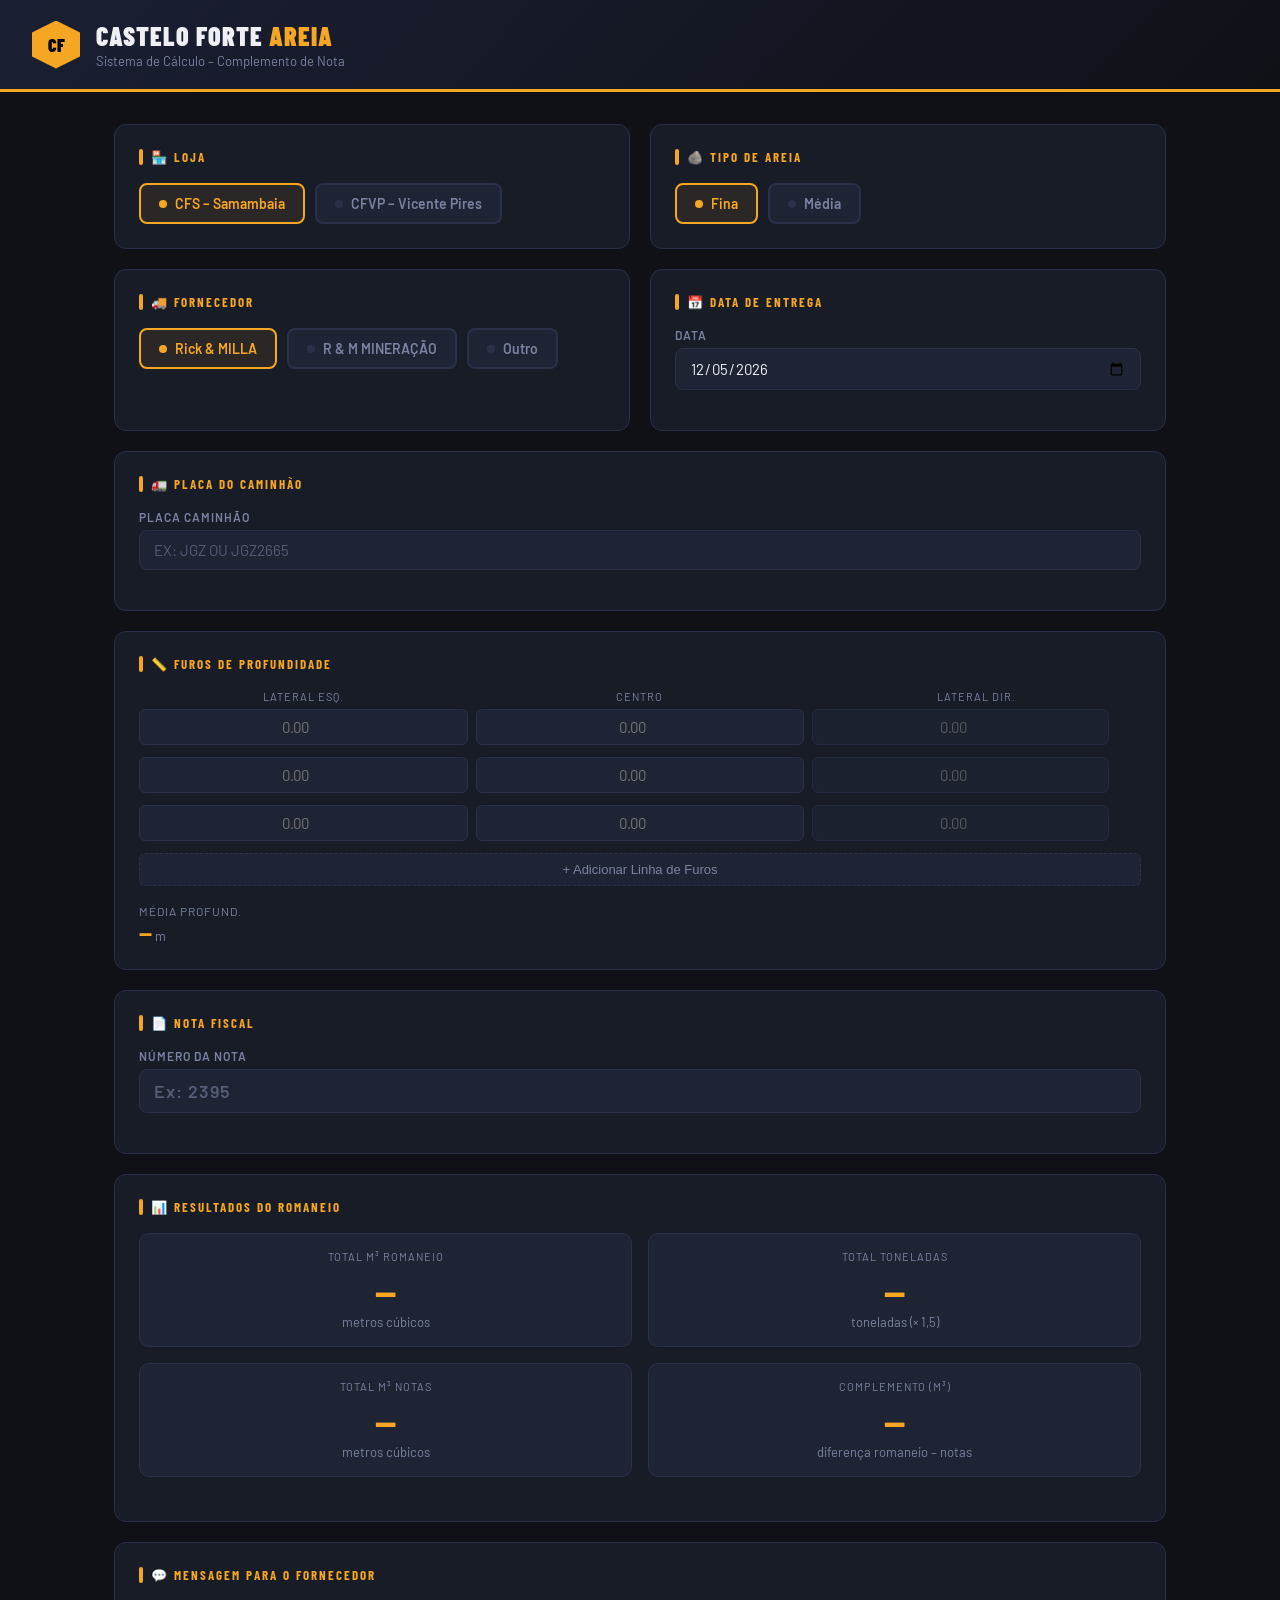
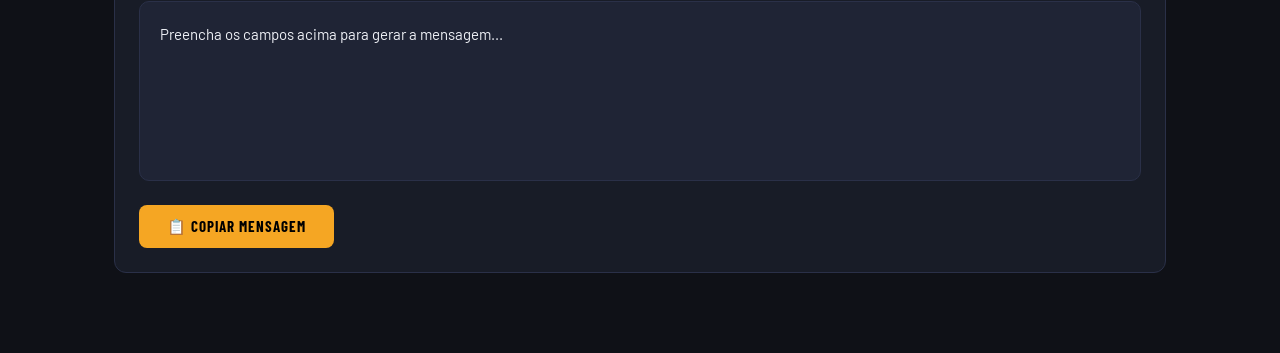
<file: index.html>
<!DOCTYPE html>
<html lang="pt-BR">
<head>
<meta charset="UTF-8">
<meta name="viewport" content="width=device-width, initial-scale=1.0">
<title>Castelo Forte – Complemento de Areia</title>
<link href="https://fonts.googleapis.com/css2?family=Barlow+Condensed:wght@400;600;700;900&family=Barlow:wght@300;400;500;600&display=swap" rel="stylesheet">
<link rel="stylesheet" href="styles.css">
</head>
<body>

<header>
  <div class="logo-mark">CF</div>
  <div>
    <h1>Castelo Forte <span>Areia</span></h1>
    <p>Sistema de Cálculo – Complemento de Nota</p>
  </div>
</header>

<div class="container">

  <!-- LINHA 1: LOJA + TIPO DE AREIA -->
  <div class="grid-2">
    <div class="card">
      <div class="card-title">🏪 Loja</div>
      <div class="option-group" id="loja-group">
        <label class="option-label"><input type="radio" name="loja" value="Castelo Forte SAMAMBAIA" checked>
          <div class="option-btn"><span class="dot"></span>CFS – Samambaia</div></label>
        <label class="option-label"><input type="radio" name="loja" value="Castelo Forte VICENTE PIRES">
          <div class="option-btn"><span class="dot"></span>CFVP – Vicente Pires</div></label>
      </div>
    </div>
    <div class="card">
      <div class="card-title">🪨 Tipo de Areia</div>
      <div class="option-group" id="areia-group">
        <label class="option-label"><input type="radio" name="areia" value="FINA" checked>
          <div class="option-btn"><span class="dot"></span>Fina</div></label>
        <label class="option-label"><input type="radio" name="areia" value="MEDIA">
          <div class="option-btn"><span class="dot"></span>Média</div></label>
      </div>
    </div>
  </div>

  <!-- LINHA 2: FORNECEDOR + DATA -->
  <div class="grid-2">
    <div class="card">
      <div class="card-title">🚚 Fornecedor</div>
      <div class="option-group" id="forn-group">
        <label class="option-label"><input type="radio" name="fornecedor" value="Rick & MILLA" checked>
          <div class="option-btn"><span class="dot"></span>Rick &amp; MILLA</div></label>
        <label class="option-label"><input type="radio" name="fornecedor" value="R & M MINERAÇÃO">
          <div class="option-btn"><span class="dot"></span>R &amp; M MINERAÇÃO</div></label>
        <label class="option-label"><input type="radio" name="fornecedor" value="outro">
          <div class="option-btn"><span class="dot"></span>Outro</div></label>
      </div>
      <div class="forn-other" id="forn-other-wrap">
        <div class="field">
          <label>Nome do Fornecedor</label>
          <input type="text" id="forn-outro-val" placeholder="Digite o nome...">
        </div>
      </div>
    </div>
    <div class="card">
      <div class="card-title">📅 Data de Entrega</div>
      <div class="field">
        <label>Data</label>
        <input type="date" id="data-entrega">
      </div>
    </div>
  </div>

  <!-- PLACA DO CAMINHÃO -->
  <div class="card">
    <div class="card-title">🚛 Placa do Caminhão</div>
    <div class="field">
      <label>Placa Caminhão</label>
      <div class="placa-search-wrap">
        <input type="text" id="placa-input" placeholder="Ex: JGZ ou JGZ2665" oninput="searchPlaca(this.value)" onkeydown="placaKeyDown(event)" autocomplete="off" style="text-transform:uppercase">
        <div class="placa-dropdown" id="placa-dropdown"></div>
      </div>
    </div>
    <div class="placa-result" id="placa-result">
      <strong id="placa-nome"></strong>
      <div class="placa-info">
        <span id="placa-transp-wrap">Transportadora: <b id="placa-transp"></b></span>
      </div>
    </div>
    <div class="placa-notfound" id="placa-notfound">Placa não encontrada no banco de dados.</div>
    <!-- Hidden inputs mantidos para compatibilidade com calcular() -->
    <input type="hidden" id="largura">
    <input type="hidden" id="comprimento">
    <input type="hidden" id="pistao-toggle" value="0">
    <input type="hidden" id="pistao-val" value="0">
  </div>

  <!-- FUROS DE PROFUNDIDADE -->
  <div class="card">
    <div class="card-title">📏 Furos de Profundidade</div>
    <div class="furos-label-row">
      <span>Lateral Esq.</span><span>Centro</span><span>Lateral Dir.</span>
    </div>
    <div id="furos-container"></div>
    <button class="btn-add-furo" onclick="addFuroRow()">+ Adicionar Linha de Furos</button>
    <div style="margin-top:14px; display:flex; gap:32px; flex-wrap:wrap;">
      <div><span style="font-size:12px;color:var(--muted);text-transform:uppercase;letter-spacing:1px;">Média Profund.</span><br>
        <span id="media-prof" style="font-size:22px;font-family:'Barlow Condensed',sans-serif;font-weight:700;color:var(--accent)">—</span><span style="color:var(--muted);font-size:13px;"> m</span></div>
    </div>
  </div>

  <!-- NÚMERO DA NOTA -->
  <div class="card">
    <div class="card-title">📄 Nota Fiscal</div>
    <div class="field">
      <label>Número da Nota</label>
      <input type="text" id="nota-numero" placeholder="Ex: 2395" oninput="gerarMensagem()" style="font-size:18px;font-weight:600;letter-spacing:1px;">
    </div>
  </div>

  <!-- RESULTADOS -->
  <div class="card">
    <div class="card-title">📊 Resultados do Romaneio</div>
    <div class="results-grid">
      <div class="result-box">
        <div class="label">Total M³ Romaneio</div>
        <div class="val" id="res-m3">—</div>
        <div class="unit">metros cúbicos</div>
      </div>
      <div class="result-box">
        <div class="label">Total Toneladas</div>
        <div class="val" id="res-ton">—</div>
        <div class="unit">toneladas (× 1,5)</div>
      </div>
      <div class="result-box">
        <div class="label">Total M³ Notas</div>
        <div class="val" id="res-m3-notas">—</div>
        <div class="unit">metros cúbicos</div>
      </div>
      <div class="result-box">
        <div class="label">Complemento (M³)</div>
        <div class="val" id="res-complemento">—</div>
        <div class="unit">diferença romaneio – notas</div>
      </div>
    </div>
  </div>

  <!-- MENSAGEM GERADA -->
  <div class="card">
    <div class="card-title">💬 Mensagem para o Fornecedor</div>
    <div class="message-box" id="mensagem-box">Preencha os campos acima para gerar a mensagem...</div>
    <div style="display:flex;align-items:center;flex-wrap:wrap;gap:8px;margin-top:12px;">
      <button class="btn-copy" onclick="copyMsg()">📋 Copiar Mensagem</button>
      <span class="copied-badge" id="copied-badge">Copiado!</span>
    </div>
  </div>

</div><!-- /container -->

<script src="script.js"></script>
</body>
</html>
</file>
<file: styles.css>
:root {
  --bg: #0f1117;
  --surface: #181c27;
  --surface2: #1f2435;
  --border: #2a3048;
  --accent: #f5a623;
  --accent2: #e8833a;
  --text: #eef0f6;
  --muted: #7a82a0;
  --green: #3dd68c;
  --red: #f25c5c;
  --blue: #4a9eff;
}
* { box-sizing: border-box; margin: 0; padding: 0; }
body {
  background: var(--bg);
  color: var(--text);
  font-family: 'Barlow', sans-serif;
  min-height: 100vh;
  padding: 0 0 60px;
}

/* HEADER */
header {
  background: linear-gradient(135deg, #1a1f33 0%, #0f1117 100%);
  border-bottom: 3px solid var(--accent);
  padding: 20px 32px;
  display: flex; align-items: center; gap: 16px;
}
.logo-mark {
  width: 48px; height: 48px;
  background: var(--accent);
  clip-path: polygon(50% 0%, 100% 25%, 100% 75%, 50% 100%, 0% 75%, 0% 25%);
  display: flex; align-items: center; justify-content: center;
  font-family: 'Barlow Condensed', sans-serif;
  font-weight: 900; font-size: 18px; color: #000;
  flex-shrink: 0;
}
header h1 {
  font-family: 'Barlow Condensed', sans-serif;
  font-size: 26px; font-weight: 900; letter-spacing: 1px;
  text-transform: uppercase;
  color: var(--text);
}
header h1 span { color: var(--accent); }
header p { color: var(--muted); font-size: 13px; margin-top: 2px; }

/* LAYOUT */
.container { max-width: 1100px; margin: 0 auto; padding: 32px 24px 0; }
.grid-2 { display: grid; grid-template-columns: 1fr 1fr; gap: 20px; }
@media (max-width: 700px) { .grid-2 { grid-template-columns: 1fr; } }

/* CARDS */
.card {
  background: var(--surface);
  border: 1px solid var(--border);
  border-radius: 12px;
  padding: 24px;
  margin-bottom: 20px;
}
.card-title {
  font-family: 'Barlow Condensed', sans-serif;
  font-size: 13px; font-weight: 700;
  text-transform: uppercase; letter-spacing: 2px;
  color: var(--accent); margin-bottom: 18px;
  display: flex; align-items: center; gap: 8px;
}
.card-title::before {
  content: '';
  display: block; width: 4px; height: 16px;
  background: var(--accent); border-radius: 2px;
}

/* CHECKBOXES / RADIO CARDS */
.option-group { display: flex; flex-wrap: wrap; gap: 10px; }
.option-label {
  cursor: pointer; user-select: none;
}
.option-label input { display: none; }
.option-btn {
  display: flex; align-items: center; gap: 8px;
  padding: 10px 18px;
  background: var(--surface2);
  border: 2px solid var(--border);
  border-radius: 8px;
  font-size: 14px; font-weight: 600;
  color: var(--muted);
  transition: all 0.18s;
}
.option-label input:checked + .option-btn {
  border-color: var(--accent);
  color: var(--accent);
  background: rgba(245,166,35,0.08);
}
.option-btn .dot {
  width: 8px; height: 8px; border-radius: 50%;
  background: var(--border);
  transition: background 0.18s;
}
.option-label input:checked + .option-btn .dot { background: var(--accent); }
.option-label:hover .option-btn { border-color: var(--accent); color: var(--text); }

/* INPUTS */
.field { margin-bottom: 16px; }
.field label {
  display: block; font-size: 12px; font-weight: 600;
  text-transform: uppercase; letter-spacing: 1px;
  color: var(--muted); margin-bottom: 6px;
}
.field input, .field select {
  width: 100%;
  background: var(--surface2);
  border: 1px solid var(--border);
  border-radius: 8px;
  color: var(--text);
  font-family: 'Barlow', sans-serif;
  font-size: 15px;
  padding: 10px 14px;
  outline: none;
  transition: border-color 0.18s;
}
.field input:focus, .field select:focus { border-color: var(--accent); }
.field input::placeholder { color: var(--muted); opacity: 0.6; }
.field select option { background: var(--surface2); }

/* PLACA SEARCH */
.placa-search-wrap { position: relative; }
.placa-dropdown {
  display: none;
  position: absolute;
  top: calc(100% + 4px);
  left: 0; right: 0;
  background: var(--surface2);
  border: 1px solid var(--accent);
  border-radius: 8px;
  z-index: 100;
  max-height: 220px;
  overflow-y: auto;
  box-shadow: 0 8px 24px rgba(0,0,0,0.4);
}
.placa-dropdown.show { display: block; }
.placa-option {
  padding: 10px 14px;
  cursor: pointer;
  font-size: 14px;
  border-bottom: 1px solid var(--border);
  display: flex; justify-content: space-between; align-items: center;
  transition: background 0.15s;
}
.placa-option:last-child { border-bottom: none; }
.placa-option:hover, .placa-option.active { background: rgba(245,166,35,0.12); }
.placa-option .pl-plate { font-weight: 700; color: var(--accent); font-family: 'Barlow Condensed', sans-serif; font-size: 16px; letter-spacing: 1px; }
.placa-option .pl-transp { font-size: 12px; color: var(--muted); }
.placa-result {
  display: none;
  background: rgba(245,166,35,0.07);
  border: 1px solid var(--accent);
  border-radius: 8px;
  padding: 12px 16px;
  margin-top: 10px;
  font-size: 14px;
}
.placa-result.show { display: block; }
.placa-result strong { color: var(--accent); font-size: 16px; }
.placa-info { display: flex; gap: 24px; margin-top: 6px; flex-wrap: wrap; }
.placa-info span { color: var(--muted); font-size: 13px; }
.placa-info span b { color: var(--text); }
.placa-notfound {
  display: none;
  background: rgba(242,92,92,0.07);
  border: 1px solid var(--red);
  border-radius: 8px;
  padding: 10px 16px;
  margin-top: 10px;
  font-size: 13px;
  color: var(--red);
}
.placa-notfound.show { display: block; }

/* FUROS TABLE */
.furos-section { margin-top: 8px; }
.furos-grid { display: grid; grid-template-columns: repeat(3, 1fr); gap: 8px; margin-bottom: 12px; }
.furo-input {
  background: var(--surface2);
  border: 1px solid var(--border);
  border-radius: 6px;
  color: var(--text);
  font-family: 'Barlow', sans-serif;
  font-size: 15px;
  padding: 8px 10px;
  text-align: center;
  width: 100%;
  outline: none;
  transition: border-color 0.18s;
}
.furo-input:focus { border-color: var(--accent); }
.furos-label-row {
  display: grid; grid-template-columns: repeat(3, 1fr); gap: 8px;
  margin-bottom: 6px;
}
.furos-label-row span {
  font-size: 11px; color: var(--muted); text-align: center;
  text-transform: uppercase; letter-spacing: 1px;
}
.btn-add-furo {
  background: var(--surface2);
  border: 1px dashed var(--border);
  border-radius: 6px;
  color: var(--muted);
  font-size: 13px;
  padding: 8px;
  cursor: pointer;
  width: 100%;
  transition: all 0.18s;
}
.btn-add-furo:hover { border-color: var(--accent); color: var(--accent); }
.btn-remove-furo {
  background: transparent; border: none;
  color: var(--red); cursor: pointer;
  font-size: 13px; padding: 4px 6px;
  opacity: 0.5; transition: opacity 0.18s;
  border-radius: 4px; flex-shrink: 0;
}
.btn-remove-furo:hover { opacity: 1; background: rgba(242,92,92,0.1); }

/* NOTAS TABLE */
.notas-table { width: 100%; border-collapse: collapse; font-size: 14px; }
.notas-table th {
  font-size: 11px; text-transform: uppercase; letter-spacing: 1px;
  color: var(--muted); padding: 8px 10px;
  border-bottom: 1px solid var(--border);
  text-align: left; font-weight: 600;
}
.notas-table td { padding: 6px 4px; }
.notas-table input {
  background: var(--surface2);
  border: 1px solid var(--border);
  border-radius: 6px;
  color: var(--text);
  font-family: 'Barlow', sans-serif;
  font-size: 14px;
  padding: 7px 10px;
  width: 100%;
  outline: none;
  transition: border-color 0.18s;
}
.notas-table input:focus { border-color: var(--accent); }
.btn-add-nota {
  background: transparent;
  border: 1px dashed var(--border);
  border-radius: 8px;
  color: var(--muted); font-size: 13px;
  padding: 10px; cursor: pointer;
  width: 100%; margin-top: 8px;
  transition: all 0.18s;
}
.btn-add-nota:hover { border-color: var(--accent); color: var(--accent); }
.btn-remove {
  background: transparent; border: none;
  color: var(--red); cursor: pointer;
  font-size: 16px; padding: 4px 8px;
  opacity: 0.6; transition: opacity 0.18s;
}
.btn-remove:hover { opacity: 1; }

/* RESULTS */
.results-grid { display: grid; grid-template-columns: repeat(2,1fr); gap: 16px; margin-bottom: 20px; }
@media (max-width: 500px) { .results-grid { grid-template-columns: 1fr; } }
.result-box {
  background: var(--surface2);
  border: 1px solid var(--border);
  border-radius: 10px;
  padding: 16px 20px;
  text-align: center;
}
.result-box .val {
  font-family: 'Barlow Condensed', sans-serif;
  font-size: 36px; font-weight: 700; color: var(--accent);
}
.result-box .unit { font-size: 13px; color: var(--muted); margin-top: 2px; }
.result-box .label { font-size: 11px; text-transform: uppercase; letter-spacing: 1px; color: var(--muted); margin-bottom: 6px; }

/* MESSAGE */
.message-box {
  background: var(--surface2);
  border: 1px solid var(--border);
  border-radius: 10px;
  padding: 20px;
  font-family: 'Barlow', monospace;
  font-size: 15px;
  line-height: 1.7;
  color: var(--text);
  white-space: pre-wrap;
  min-height: 180px;
}
.btn-copy {
  display: flex; align-items: center; gap: 8px;
  background: var(--accent);
  color: #000;
  border: none; border-radius: 8px;
  font-family: 'Barlow Condensed', sans-serif;
  font-size: 15px; font-weight: 700;
  text-transform: uppercase; letter-spacing: 1px;
  padding: 12px 28px;
  cursor: pointer;
  margin-top: 12px;
  transition: background 0.18s, transform 0.1s;
}
.btn-copy:hover { background: var(--accent2); }
.btn-copy:active { transform: scale(0.97); }
.copied-badge {
  display: none;
  background: var(--green);
  color: #000;
  font-family: 'Barlow Condensed', sans-serif;
  font-weight: 700; font-size: 13px;
  padding: 4px 12px; border-radius: 20px;
  margin-left: 10px; text-transform: uppercase; letter-spacing: 1px;
}
.copied-badge.show { display: inline-block; }

/* SECTION DIVIDER */
.divider {
  border: none; border-top: 1px solid var(--border);
  margin: 8px 0 20px;
}

/* PISTAO TOGGLE */
.pistao-row { display: flex; align-items: center; gap: 12px; margin-top: 8px; }
.toggle-wrap { display: flex; align-items: center; gap: 8px; }
.toggle-wrap input[type=checkbox] { display: none; }
.toggle-track {
  width: 40px; height: 22px; background: var(--border);
  border-radius: 11px; cursor: pointer; position: relative;
  transition: background 0.2s;
}
.toggle-wrap input:checked + .toggle-track { background: var(--accent); }
.toggle-track::after {
  content: ''; position: absolute; top: 3px; left: 3px;
  width: 16px; height: 16px; border-radius: 50%;
  background: white; transition: left 0.2s;
}
.toggle-wrap input:checked + .toggle-track::after { left: 21px; }
.pistao-label { font-size: 13px; color: var(--muted); }
.pistao-val-wrap { display: none; }
.pistao-val-wrap.show { display: flex; align-items: center; gap: 8px; }
.pistao-val-wrap input {
  background: var(--surface2);
  border: 1px solid var(--border);
  border-radius: 6px;
  color: var(--text);
  font-family: 'Barlow', sans-serif;
  font-size: 14px;
  padding: 6px 10px;
  width: 80px;
  outline: none;
}
.pistao-val-wrap input:focus { border-color: var(--accent); }
.pistao-val-wrap label { font-size: 12px; color: var(--muted); }

/* FORNECEDOR OTHER */
.forn-other { display: none; margin-top: 10px; }
.forn-other.show { display: block; }
</file>
